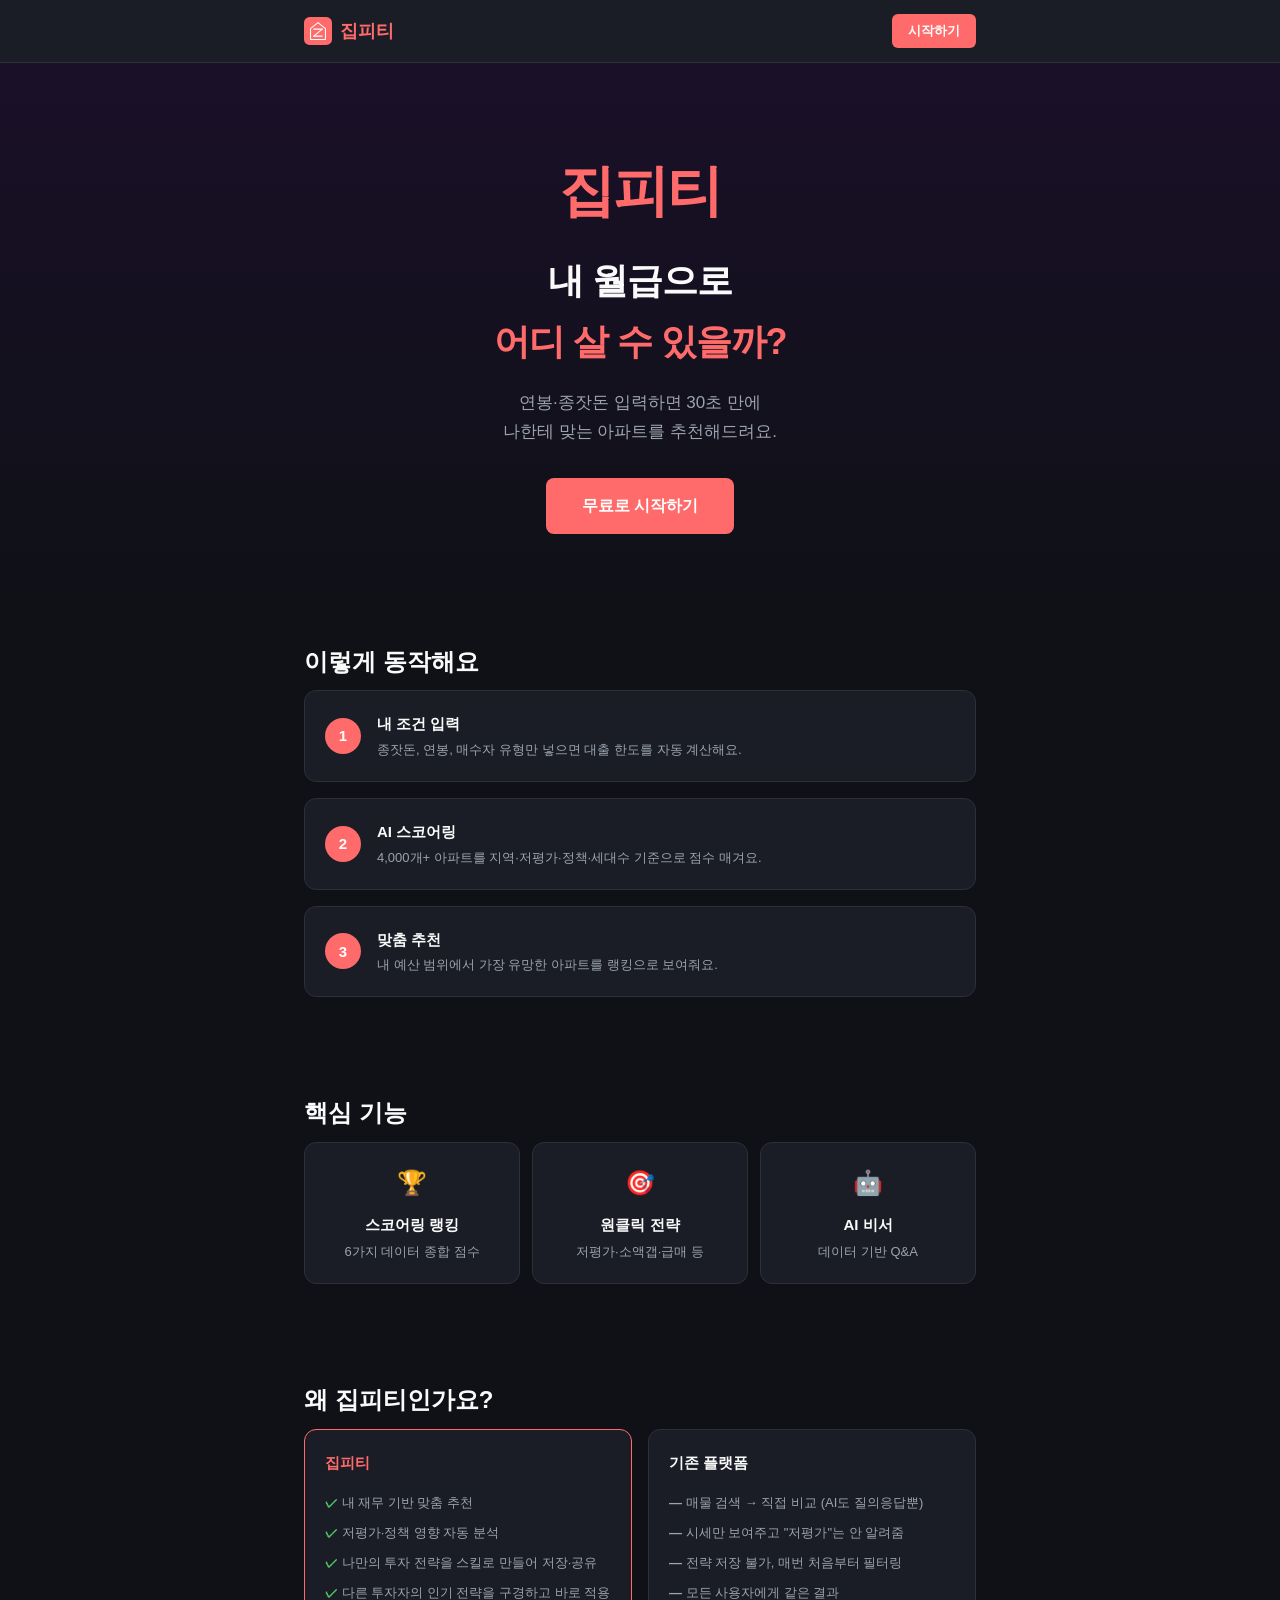
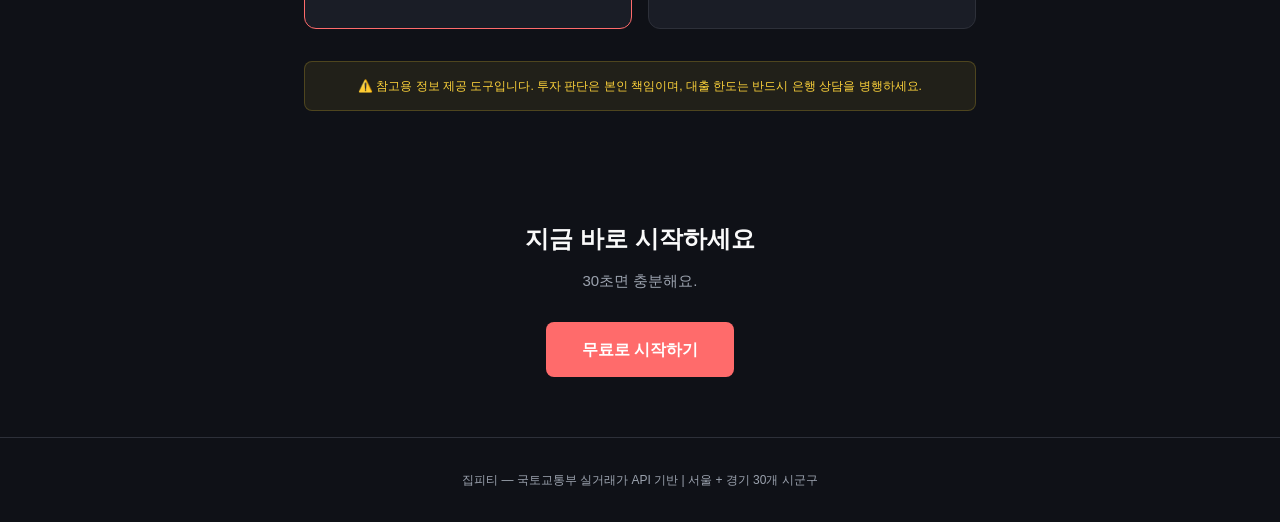
<file: index.html>
<!DOCTYPE html>
<html lang="ko">
<head>
    <meta charset="UTF-8">
    <meta name="viewport" content="width=device-width, initial-scale=1.0">
    <title>집피티 — 내 월급으로 어디 살 수 있을까?</title>
    <style>
        :root {
            --primary: #FF6B6B;
            --primary-dark: #E85555;
            --bg: #0F1117;
            --bg-card: #1A1D26;
            --text: #FAFAFA;
            --text-muted: #9CA3AF;
            --accent-green: #51CF66;
            --border: #2D3039;
        }
        * { margin: 0; padding: 0; box-sizing: border-box; }
        body {
            font-family: -apple-system, 'Pretendard', 'Noto Sans KR', sans-serif;
            background: var(--bg);
            color: var(--text);
            line-height: 1.7;
        }
        .container { max-width: 720px; margin: 0 auto; padding: 0 24px; }

        /* Hero */
        .hero {
            text-align: center;
            padding: 80px 0 60px;
            background: linear-gradient(180deg, #1a1028 0%, var(--bg) 100%);
        }
        .hero h1 {
            font-size: 36px;
            font-weight: 800;
            margin-bottom: 16px;
            letter-spacing: -1px;
        }
        .hero h1 span { color: var(--primary); }
        .hero p {
            font-size: 17px;
            color: var(--text-muted);
            margin-bottom: 32px;
        }
        .cta-btn {
            display: inline-block;
            background: var(--primary);
            color: #fff;
            padding: 14px 36px;
            border-radius: 8px;
            text-decoration: none;
            font-weight: 700;
            font-size: 16px;
            transition: background 0.2s;
        }
        .cta-btn:hover { background: var(--primary-dark); }

        /* Section */
        section { padding: 48px 0; }
        section h2 {
            font-size: 24px;
            font-weight: 800;
            margin-bottom: 8px;
        }
        section .subtitle {
            color: var(--text-muted);
            font-size: 15px;
            margin-bottom: 28px;
        }

        /* Steps */
        .steps {
            display: flex;
            flex-direction: column;
            gap: 16px;
        }
        .step {
            display: flex;
            align-items: center;
            gap: 16px;
            background: var(--bg-card);
            border: 1px solid var(--border);
            border-radius: 12px;
            padding: 20px;
        }
        .step-num {
            min-width: 36px;
            height: 36px;
            background: var(--primary);
            color: #fff;
            border-radius: 50%;
            display: flex;
            align-items: center;
            justify-content: center;
            font-weight: 800;
            font-size: 15px;
        }
        .step-text h3 { font-size: 15px; font-weight: 700; margin-bottom: 2px; }
        .step-text p { font-size: 13px; color: var(--text-muted); }

        /* Cards */
        .card-grid {
            display: grid;
            grid-template-columns: repeat(auto-fit, minmax(200px, 1fr));
            gap: 12px;
        }
        .card {
            background: var(--bg-card);
            border: 1px solid var(--border);
            border-radius: 12px;
            padding: 20px;
            text-align: center;
        }
        .card .icon { font-size: 24px; margin-bottom: 8px; }
        .card h3 { font-size: 15px; font-weight: 700; margin-bottom: 4px; }
        .card p { font-size: 13px; color: var(--text-muted); }

        /* Compare */
        .compare {
            display: grid;
            grid-template-columns: 1fr 1fr;
            gap: 16px;
        }
        .compare-box {
            background: var(--bg-card);
            border: 1px solid var(--border);
            border-radius: 12px;
            padding: 20px;
        }
        .compare-box.ours { border-color: var(--primary); }
        .compare-box h3 { font-size: 15px; font-weight: 700; margin-bottom: 12px; }
        .compare-box ul { list-style: none; padding: 0; }
        .compare-box li { padding: 4px 0; font-size: 13px; color: var(--text-muted); }
        .compare-box li::before { content: "✓ "; color: var(--accent-green); font-weight: 700; }
        .compare-box.others li::before { content: "— "; color: var(--text-muted); }

        /* Disclaimer */
        .disclaimer {
            background: rgba(255, 215, 59, 0.08);
            border: 1px solid rgba(255, 215, 59, 0.2);
            border-radius: 8px;
            padding: 14px 18px;
            font-size: 12px;
            color: #FFD43B;
            margin-top: 32px;
            text-align: center;
        }

        /* Footer */
        footer {
            text-align: center;
            padding: 32px 0;
            border-top: 1px solid var(--border);
            color: var(--text-muted);
            font-size: 12px;
        }

        /* Nav */
        nav {
            background: var(--bg-card);
            border-bottom: 1px solid var(--border);
            padding: 14px 0;
            position: sticky;
            top: 0;
            z-index: 100;
        }
        nav .container {
            display: flex;
            align-items: center;
            max-width: 720px;
        }
        nav .logo {
            font-size: 18px;
            font-weight: 800;
            color: var(--primary);
            text-decoration: none;
        }
        nav .spacer { flex: 1; }
        nav .cta-sm {
            background: var(--primary);
            color: #fff;
            padding: 6px 16px;
            border-radius: 6px;
            font-weight: 600;
            font-size: 13px;
            text-decoration: none;
        }
        nav .cta-sm:hover { background: var(--primary-dark); }

        @media (max-width: 768px) {
            .container { padding: 0 16px; }
            .hero { padding: 48px 0 40px; }
            .hero h1 { font-size: 28px; }
            .hero .hero-logo { font-size: 48px !important; }
            .compare { grid-template-columns: 1fr; }
            .card-grid { grid-template-columns: 1fr 1fr; }
            * { word-break: keep-all; }
        }
    </style>
</head>
<body>

<nav>
    <div class="container">
        <a href="index.html" class="logo" style="display:flex;align-items:center;gap:8px;">
            <svg width="28" height="28" viewBox="0 0 120 120"><rect width="120" height="120" rx="24" fill="#FF6B6B"/><path d="M60 24 L92 50 L92 96 L28 96 L28 50 Z" fill="none" stroke="#fff" stroke-width="4.5" stroke-linejoin="round"/><line x1="42" y1="52" x2="78" y2="52" stroke="#fff" stroke-width="4.5" stroke-linecap="round"/><line x1="78" y1="52" x2="42" y2="82" stroke="#fff" stroke-width="4.5" stroke-linecap="round"/><line x1="42" y1="82" x2="78" y2="82" stroke="#fff" stroke-width="4.5" stroke-linecap="round"/></svg>
            집피티
        </a>
        <span class="spacer"></span>
        <a href="https://my-zpt.streamlit.app" class="cta-sm">시작하기</a>
    </div>
</nav>

<!-- Hero -->
<div class="hero">
    <div class="container">
        <div class="hero-logo" style="font-size:56px;font-weight:900;color:var(--primary);margin-bottom:12px;letter-spacing:-2px;">집피티</div>
        <h1>내 월급으로<br><span>어디 살 수 있을까?</span></h1>
        <p>연봉·종잣돈 입력하면 30초 만에<br>나한테 맞는 아파트를 추천해드려요.</p>
        <a href="https://my-zpt.streamlit.app" class="cta-btn">무료로 시작하기</a>
    </div>
</div>

<!-- 사용법 -->
<section>
    <div class="container">
        <h2>이렇게 동작해요</h2>
        <div class="steps">
            <div class="step">
                <div class="step-num">1</div>
                <div class="step-text">
                    <h3>내 조건 입력</h3>
                    <p>종잣돈, 연봉, 매수자 유형만 넣으면 대출 한도를 자동 계산해요.</p>
                </div>
            </div>
            <div class="step">
                <div class="step-num">2</div>
                <div class="step-text">
                    <h3>AI 스코어링</h3>
                    <p>4,000개+ 아파트를 지역·저평가·정책·세대수 기준으로 점수 매겨요.</p>
                </div>
            </div>
            <div class="step">
                <div class="step-num">3</div>
                <div class="step-text">
                    <h3>맞춤 추천</h3>
                    <p>내 예산 범위에서 가장 유망한 아파트를 랭킹으로 보여줘요.</p>
                </div>
            </div>
        </div>
    </div>
</section>

<!-- 핵심 기능 -->
<section>
    <div class="container">
        <h2>핵심 기능</h2>
        <div class="card-grid">
            <div class="card">
                <div class="icon">🏆</div>
                <h3>스코어링 랭킹</h3>
                <p>6가지 데이터 종합 점수</p>
            </div>
            <div class="card">
                <div class="icon">🎯</div>
                <h3>원클릭 전략</h3>
                <p>저평가·소액갭·급매 등</p>
            </div>
            <div class="card">
                <div class="icon">🤖</div>
                <h3>AI 비서</h3>
                <p>데이터 기반 Q&A</p>
            </div>
        </div>
    </div>
</section>

<!-- 차별점 -->
<section>
    <div class="container">
        <h2>왜 집피티인가요?</h2>
        <div class="compare">
            <div class="compare-box ours">
                <h3 style="color: var(--primary);">집피티</h3>
                <ul>
                    <li>내 재무 기반 맞춤 추천</li>
                    <li>저평가·정책 영향 자동 분석</li>
                    <li>나만의 투자 전략을 스킬로 만들어 저장·공유</li>
                    <li>다른 투자자의 인기 전략을 구경하고 바로 적용</li>
                </ul>
            </div>
            <div class="compare-box others">
                <h3>기존 플랫폼</h3>
                <ul>
                    <li>매물 검색 → 직접 비교 (AI도 질의응답뿐)</li>
                    <li>시세만 보여주고 "저평가"는 안 알려줌</li>
                    <li>전략 저장 불가, 매번 처음부터 필터링</li>
                    <li>모든 사용자에게 같은 결과</li>
                </ul>
            </div>
        </div>
        <div class="disclaimer">
            ⚠️ 참고용 정보 제공 도구입니다. 투자 판단은 본인 책임이며, 대출 한도는 반드시 은행 상담을 병행하세요.
        </div>
    </div>
</section>

<!-- CTA -->
<section style="text-align: center; padding: 60px 0;">
    <div class="container">
        <h2>지금 바로 시작하세요</h2>
        <p class="subtitle">30초면 충분해요.</p>
        <a href="https://my-zpt.streamlit.app" class="cta-btn">무료로 시작하기</a>
    </div>
</section>

<footer>
    <div class="container">
        <p>집피티 — 국토교통부 실거래가 API 기반 | 서울 + 경기 30개 시군구</p>
    </div>
</footer>

</body>
</html>
</file>
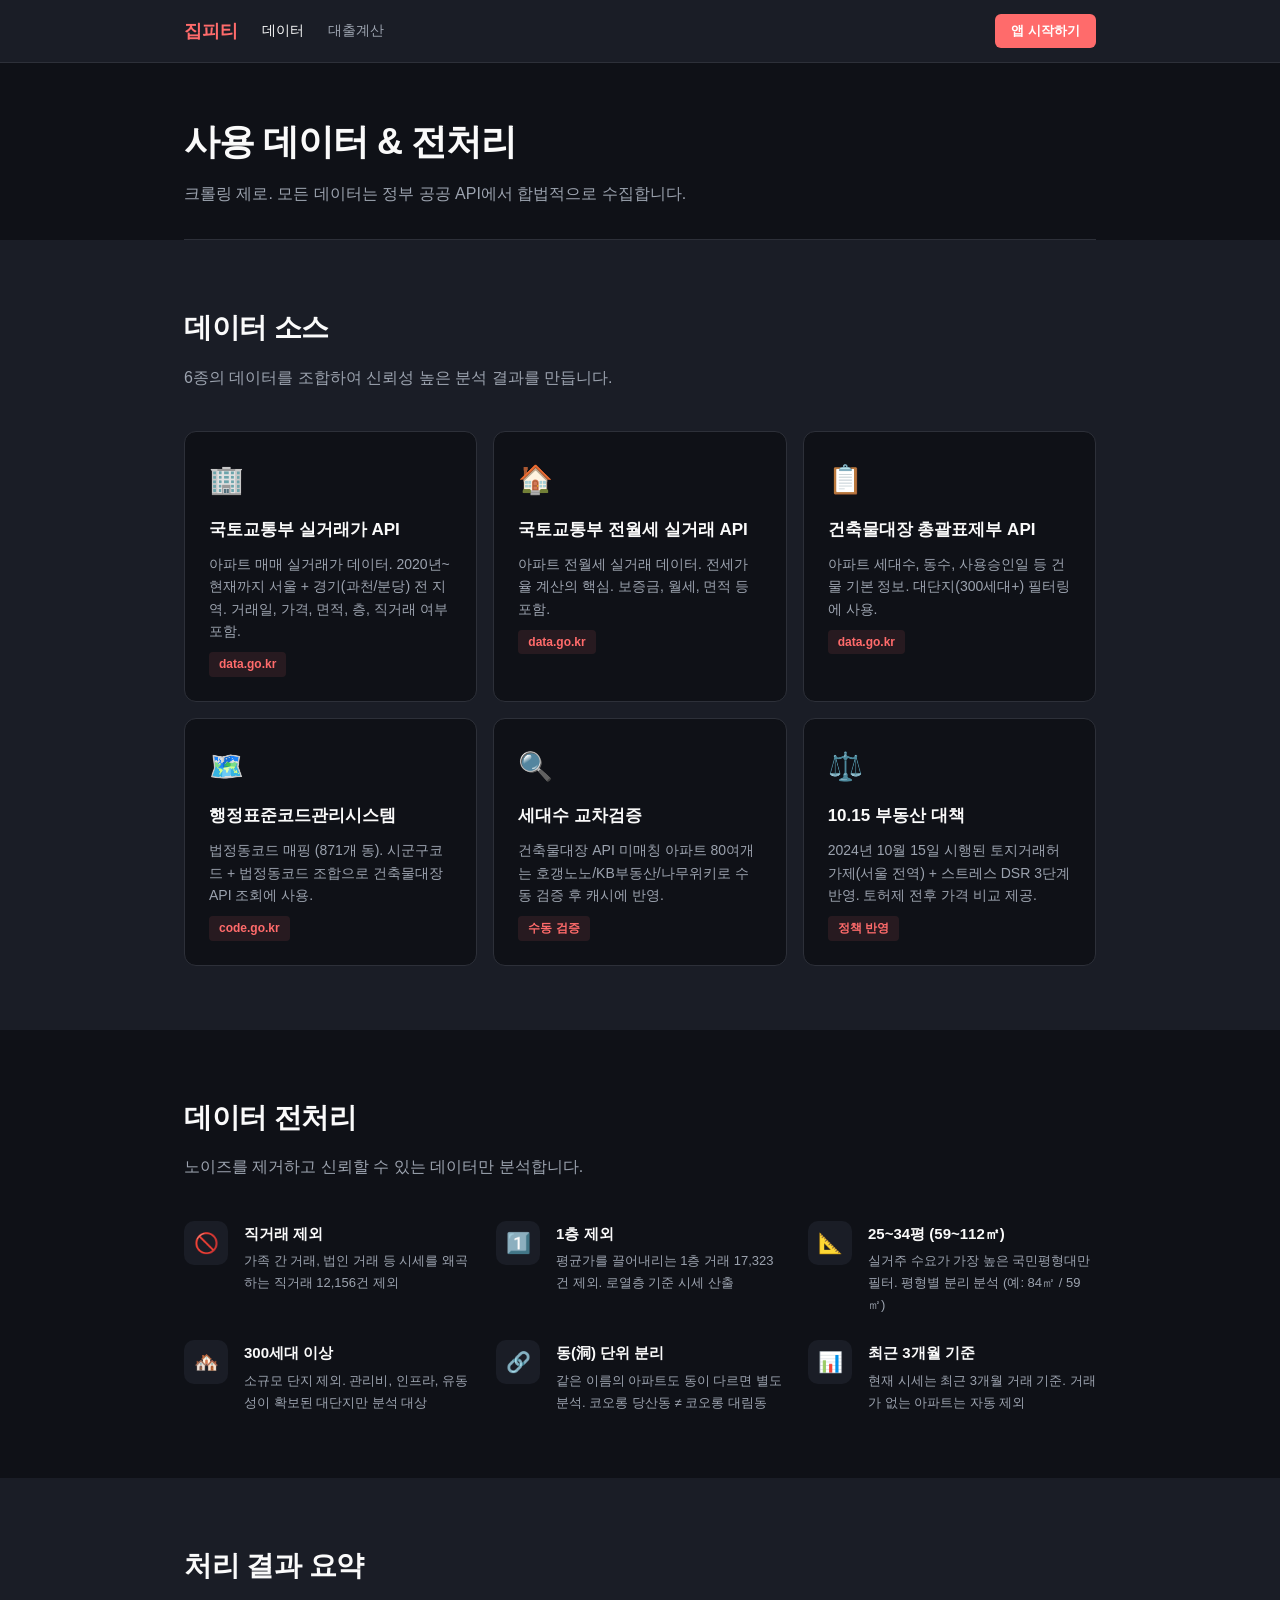
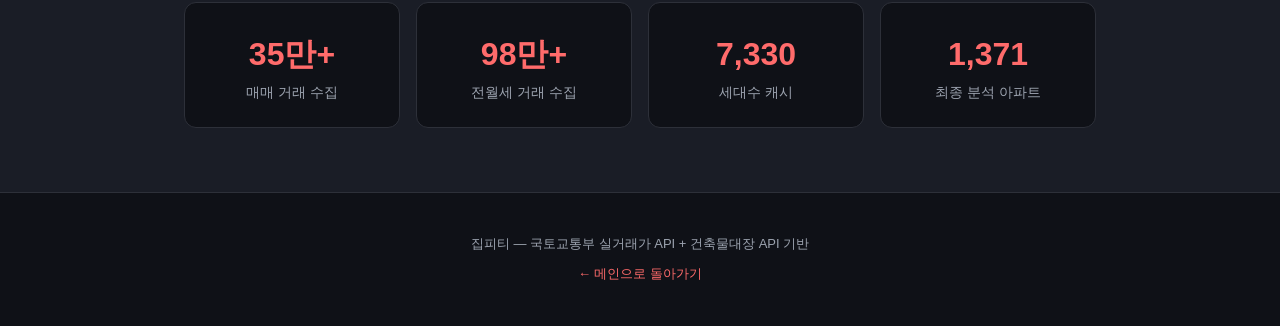
<file: data.html>
<!DOCTYPE html>
<html lang="ko">
<head>
    <meta charset="UTF-8">
    <meta name="viewport" content="width=device-width, initial-scale=1.0">
    <title>집피티 — 사용 데이터 & 전처리</title>
    <style>
        :root {
            --primary: #FF6B6B;
            --primary-dark: #E85555;
            --bg: #0F1117;
            --bg-card: #1A1D26;
            --text: #FAFAFA;
            --text-muted: #9CA3AF;
            --accent-green: #51CF66;
            --accent-yellow: #FFD43B;
            --border: #2D3039;
        }
        * { margin: 0; padding: 0; box-sizing: border-box; }
        body {
            font-family: -apple-system, 'Pretendard', 'Noto Sans KR', sans-serif;
            background: var(--bg);
            color: var(--text);
            line-height: 1.7;
        }
        .container { max-width: 960px; margin: 0 auto; padding: 0 24px; }

        /* Nav */
        nav {
            background: var(--bg-card);
            border-bottom: 1px solid var(--border);
            padding: 14px 0;
            position: sticky;
            top: 0;
            z-index: 100;
        }
        nav .container {
            display: flex;
            align-items: center;
            gap: 24px;
        }
        nav .logo {
            font-size: 18px;
            font-weight: 800;
            color: var(--primary);
            text-decoration: none;
        }
        nav a {
            color: var(--text-muted);
            text-decoration: none;
            font-size: 14px;
            font-weight: 500;
            transition: color 0.2s;
        }
        nav a:hover, nav a.active { color: var(--text); }
        nav .spacer { flex: 1; }
        nav .cta-sm {
            background: var(--primary);
            color: #fff;
            padding: 6px 16px;
            border-radius: 6px;
            font-weight: 600;
            font-size: 13px;
        }
        nav .cta-sm:hover { background: var(--primary-dark); color: #fff; }

        /* Section */
        section { padding: 64px 0; }
        section h2 {
            font-size: 28px;
            font-weight: 800;
            margin-bottom: 12px;
            letter-spacing: -0.5px;
        }
        section .subtitle {
            color: var(--text-muted);
            font-size: 16px;
            margin-bottom: 40px;
        }

        /* Page header */
        .page-header {
            padding: 48px 0 32px;
            border-bottom: 1px solid var(--border);
        }
        .page-header h1 {
            font-size: 36px;
            font-weight: 800;
            letter-spacing: -1px;
        }
        .page-header p {
            color: var(--text-muted);
            font-size: 16px;
            margin-top: 8px;
        }

        /* Data cards */
        .data-grid {
            display: grid;
            grid-template-columns: repeat(auto-fit, minmax(280px, 1fr));
            gap: 16px;
        }
        .data-card {
            background: var(--bg-card);
            border: 1px solid var(--border);
            border-radius: 12px;
            padding: 24px;
            transition: border-color 0.2s;
        }
        .data-card:hover { border-color: var(--primary); }
        .data-card .icon { font-size: 28px; margin-bottom: 12px; }
        .data-card h3 { font-size: 17px; font-weight: 700; margin-bottom: 8px; }
        .data-card p { font-size: 14px; color: var(--text-muted); line-height: 1.6; }
        .data-card .tag {
            display: inline-block;
            background: rgba(255, 107, 107, 0.1);
            color: var(--primary);
            padding: 2px 10px;
            border-radius: 4px;
            font-size: 12px;
            font-weight: 600;
            margin-top: 10px;
        }

        /* Features */
        .features {
            display: grid;
            grid-template-columns: repeat(auto-fit, minmax(280px, 1fr));
            gap: 24px;
        }
        .feature {
            display: flex;
            gap: 16px;
            align-items: flex-start;
        }
        .feature .icon-circle {
            width: 44px;
            height: 44px;
            min-width: 44px;
            background: var(--bg-card);
            border-radius: 10px;
            display: flex;
            align-items: center;
            justify-content: center;
            font-size: 20px;
        }
        .feature h3 { font-size: 15px; font-weight: 700; margin-bottom: 4px; }
        .feature p { font-size: 13px; color: var(--text-muted); }

        /* Pipeline */
        .pipeline {
            display: flex;
            align-items: center;
            gap: 12px;
            flex-wrap: wrap;
            margin: 32px 0;
            padding: 24px;
            background: var(--bg-card);
            border-radius: 12px;
            border: 1px solid var(--border);
        }
        .pipeline-step {
            background: rgba(255, 107, 107, 0.1);
            color: var(--primary);
            padding: 8px 16px;
            border-radius: 8px;
            font-size: 14px;
            font-weight: 600;
            white-space: nowrap;
        }
        .pipeline-arrow { color: var(--text-muted); font-size: 18px; }

        /* Footer */
        footer {
            text-align: center;
            padding: 40px 0;
            border-top: 1px solid var(--border);
            color: var(--text-muted);
            font-size: 13px;
        }

        @media (max-width: 768px) {
            .container { padding: 0 16px; }
            .page-header { padding: 32px 0 24px; }
            .page-header h1 { font-size: 28px; }
            section h2 { font-size: 22px; }
            .data-grid { grid-template-columns: 1fr; }
            .features { grid-template-columns: 1fr; }
            nav .container { gap: 16px; flex-wrap: wrap; }
            .pipeline { flex-direction: column; align-items: flex-start; }
            .pipeline-arrow { transform: rotate(90deg); }
            * { word-break: keep-all; }
        }
    </style>
</head>
<body>

<nav>
    <div class="container">
        <a href="index.html" class="logo">집피티</a>
        <a href="data.html" class="active">데이터</a>
        <a href="loan.html">대출계산</a>
        <span class="spacer"></span>
        <a href="https://my-zpt.streamlit.app" class="cta-sm">앱 시작하기</a>
    </div>
</nav>

<div class="container">
    <div class="page-header">
        <h1>사용 데이터 & 전처리</h1>
        <p>크롤링 제로. 모든 데이터는 정부 공공 API에서 합법적으로 수집합니다.</p>
    </div>
</div>

<!-- 데이터 소스 -->
<section style="background: var(--bg-card);">
    <div class="container">
        <h2>데이터 소스</h2>
        <p class="subtitle">6종의 데이터를 조합하여 신뢰성 높은 분석 결과를 만듭니다.</p>
        <div class="data-grid">
            <div class="data-card" style="background: var(--bg);">
                <div class="icon">🏢</div>
                <h3>국토교통부 실거래가 API</h3>
                <p>아파트 매매 실거래가 데이터. 2020년~현재까지 서울 + 경기(과천/분당) 전 지역. 거래일, 가격, 면적, 층, 직거래 여부 포함.</p>
                <span class="tag">data.go.kr</span>
            </div>
            <div class="data-card" style="background: var(--bg);">
                <div class="icon">🏠</div>
                <h3>국토교통부 전월세 실거래 API</h3>
                <p>아파트 전월세 실거래 데이터. 전세가율 계산의 핵심. 보증금, 월세, 면적 등 포함.</p>
                <span class="tag">data.go.kr</span>
            </div>
            <div class="data-card" style="background: var(--bg);">
                <div class="icon">📋</div>
                <h3>건축물대장 총괄표제부 API</h3>
                <p>아파트 세대수, 동수, 사용승인일 등 건물 기본 정보. 대단지(300세대+) 필터링에 사용.</p>
                <span class="tag">data.go.kr</span>
            </div>
            <div class="data-card" style="background: var(--bg);">
                <div class="icon">🗺️</div>
                <h3>행정표준코드관리시스템</h3>
                <p>법정동코드 매핑 (871개 동). 시군구코드 + 법정동코드 조합으로 건축물대장 API 조회에 사용.</p>
                <span class="tag">code.go.kr</span>
            </div>
            <div class="data-card" style="background: var(--bg);">
                <div class="icon">🔍</div>
                <h3>세대수 교차검증</h3>
                <p>건축물대장 API 미매칭 아파트 80여개는 호갱노노/KB부동산/나무위키로 수동 검증 후 캐시에 반영.</p>
                <span class="tag">수동 검증</span>
            </div>
            <div class="data-card" style="background: var(--bg);">
                <div class="icon">⚖️</div>
                <h3>10.15 부동산 대책</h3>
                <p>2024년 10월 15일 시행된 토지거래허가제(서울 전역) + 스트레스 DSR 3단계 반영. 토허제 전후 가격 비교 제공.</p>
                <span class="tag">정책 반영</span>
            </div>
        </div>
    </div>
</section>

<!-- 전처리 -->
<section>
    <div class="container">
        <h2>데이터 전처리</h2>
        <p class="subtitle">노이즈를 제거하고 신뢰할 수 있는 데이터만 분석합니다.</p>
        <div class="features">
            <div class="feature">
                <div class="icon-circle">🚫</div>
                <div>
                    <h3>직거래 제외</h3>
                    <p>가족 간 거래, 법인 거래 등 시세를 왜곡하는 직거래 12,156건 제외</p>
                </div>
            </div>
            <div class="feature">
                <div class="icon-circle">1️⃣</div>
                <div>
                    <h3>1층 제외</h3>
                    <p>평균가를 끌어내리는 1층 거래 17,323건 제외. 로열층 기준 시세 산출</p>
                </div>
            </div>
            <div class="feature">
                <div class="icon-circle">📐</div>
                <div>
                    <h3>25~34평 (59~112㎡)</h3>
                    <p>실거주 수요가 가장 높은 국민평형대만 필터. 평형별 분리 분석 (예: 84㎡ / 59㎡)</p>
                </div>
            </div>
            <div class="feature">
                <div class="icon-circle">🏘️</div>
                <div>
                    <h3>300세대 이상</h3>
                    <p>소규모 단지 제외. 관리비, 인프라, 유동성이 확보된 대단지만 분석 대상</p>
                </div>
            </div>
            <div class="feature">
                <div class="icon-circle">🔗</div>
                <div>
                    <h3>동(洞) 단위 분리</h3>
                    <p>같은 이름의 아파트도 동이 다르면 별도 분석. 코오롱 당산동 ≠ 코오롱 대림동</p>
                </div>
            </div>
            <div class="feature">
                <div class="icon-circle">📊</div>
                <div>
                    <h3>최근 3개월 기준</h3>
                    <p>현재 시세는 최근 3개월 거래 기준. 거래가 없는 아파트는 자동 제외</p>
                </div>
            </div>
        </div>
    </div>
</section>

<!-- 수치 요약 -->
<section style="background: var(--bg-card);">
    <div class="container">
        <h2>처리 결과 요약</h2>
        <div class="data-grid" style="grid-template-columns: repeat(auto-fit, minmax(180px, 1fr));">
            <div class="data-card" style="background: var(--bg); text-align: center;">
                <div style="font-size: 32px; font-weight: 800; color: var(--primary);">35만+</div>
                <p>매매 거래 수집</p>
            </div>
            <div class="data-card" style="background: var(--bg); text-align: center;">
                <div style="font-size: 32px; font-weight: 800; color: var(--primary);">98만+</div>
                <p>전월세 거래 수집</p>
            </div>
            <div class="data-card" style="background: var(--bg); text-align: center;">
                <div style="font-size: 32px; font-weight: 800; color: var(--primary);">7,330</div>
                <p>세대수 캐시</p>
            </div>
            <div class="data-card" style="background: var(--bg); text-align: center;">
                <div style="font-size: 32px; font-weight: 800; color: var(--primary);">1,371</div>
                <p>최종 분석 아파트</p>
            </div>
        </div>
    </div>
</section>

<footer>
    <div class="container">
        <p>집피티 — 국토교통부 실거래가 API + 건축물대장 API 기반</p>
        <p style="margin-top: 8px;"><a href="index.html" style="color: var(--primary); text-decoration: none;">← 메인으로 돌아가기</a></p>
    </div>
</footer>

</body>
</html>
</file>
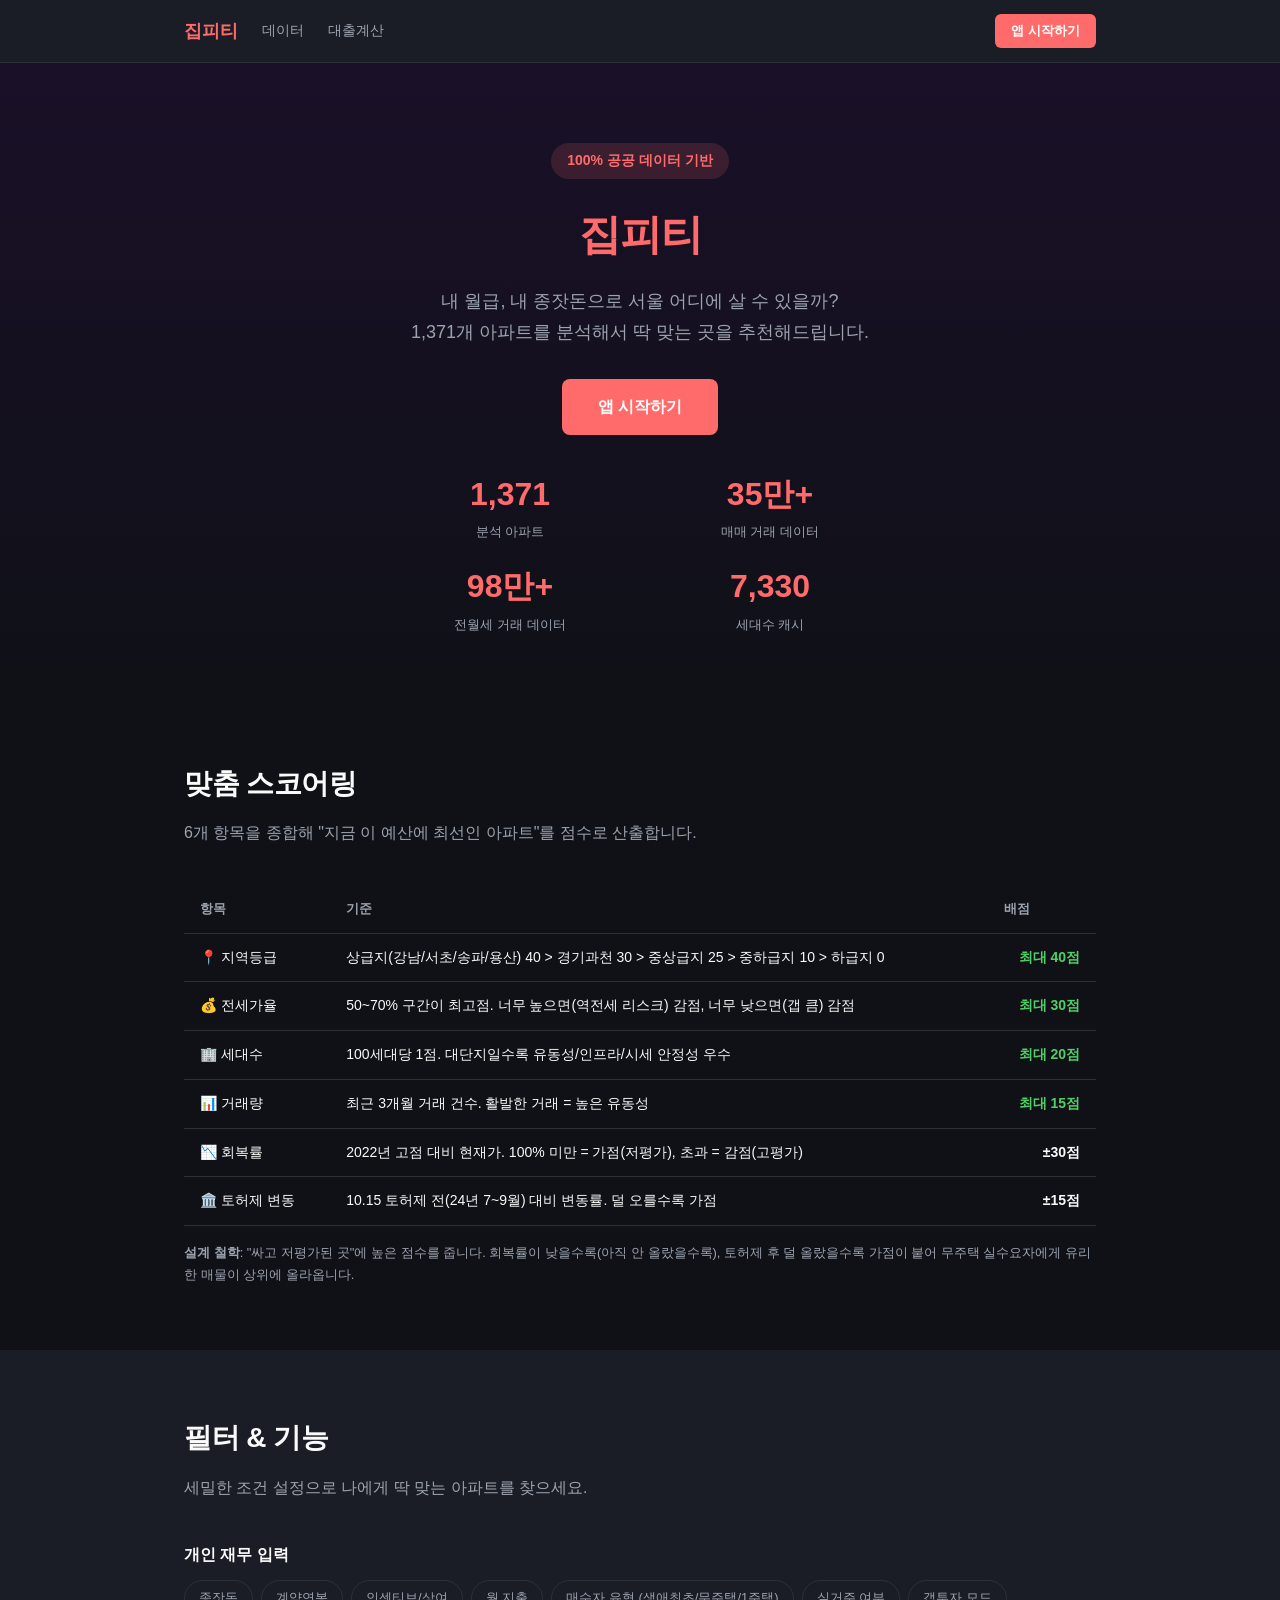
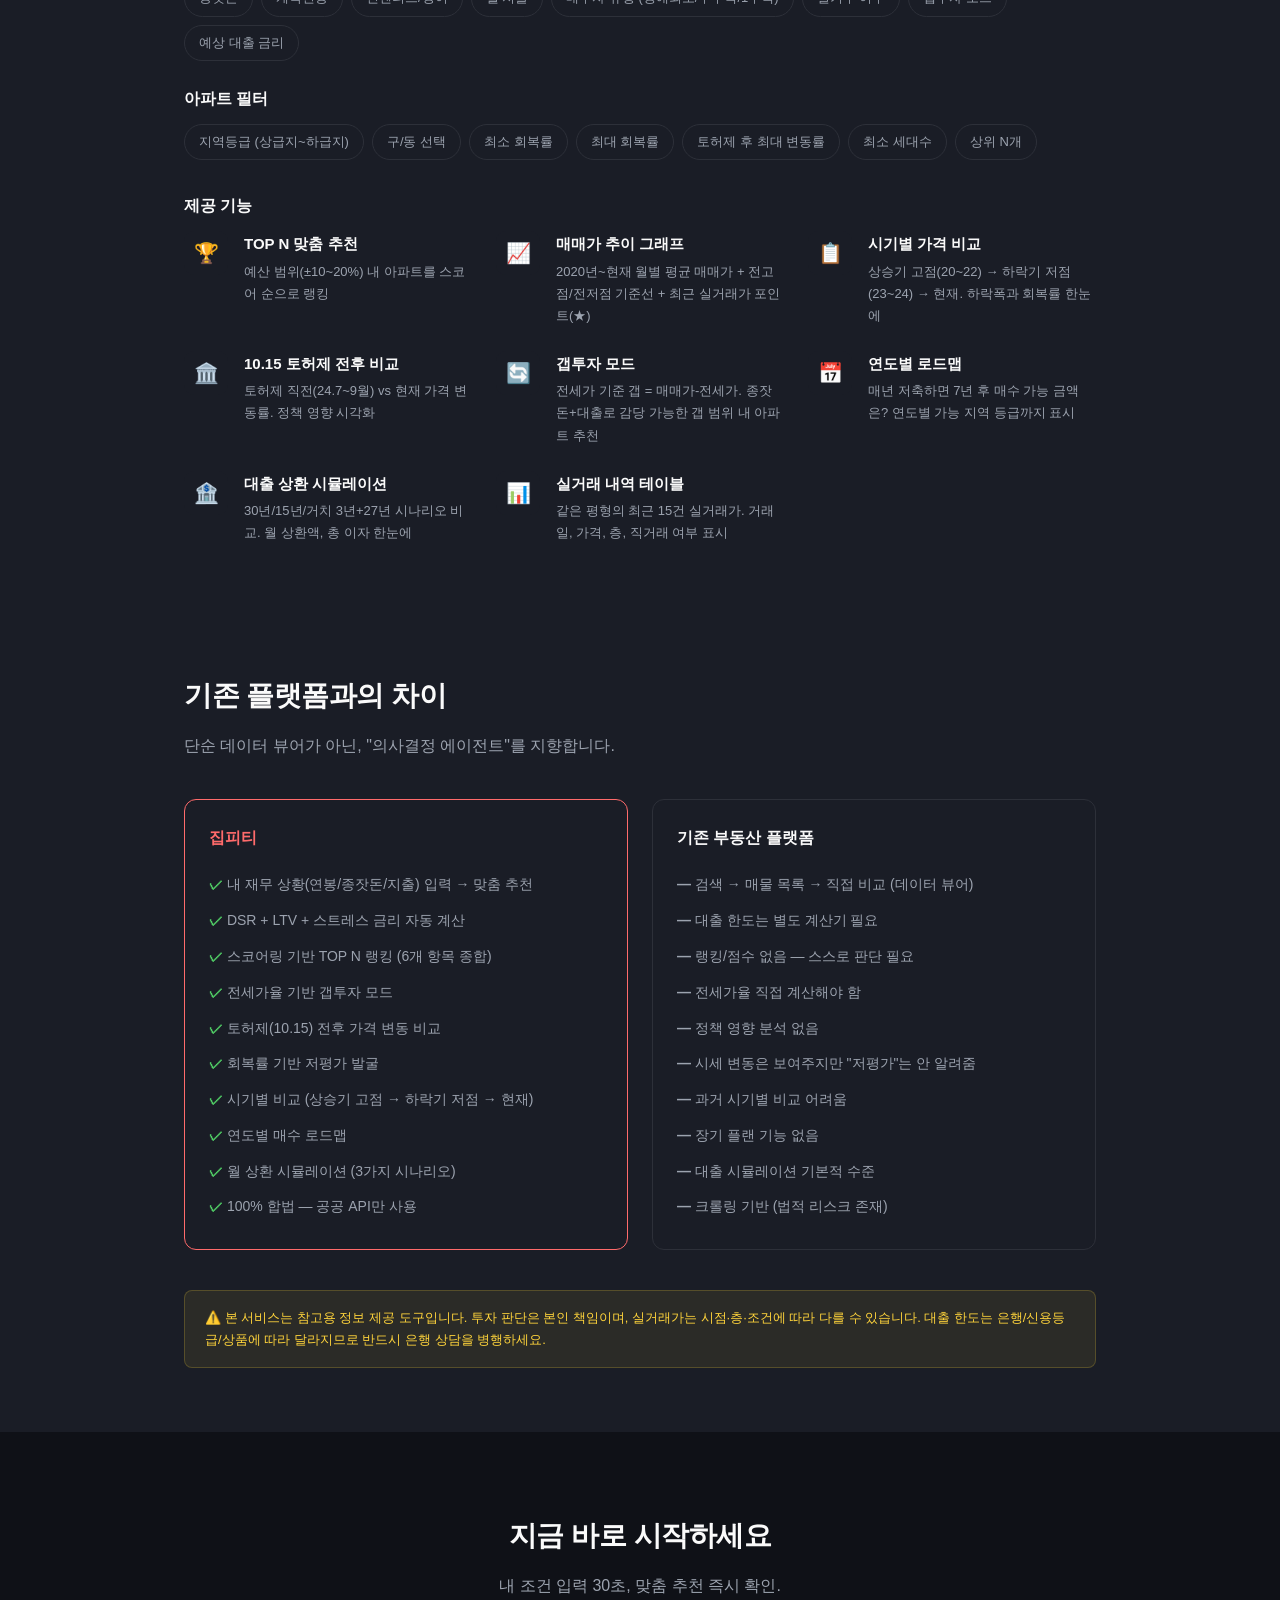
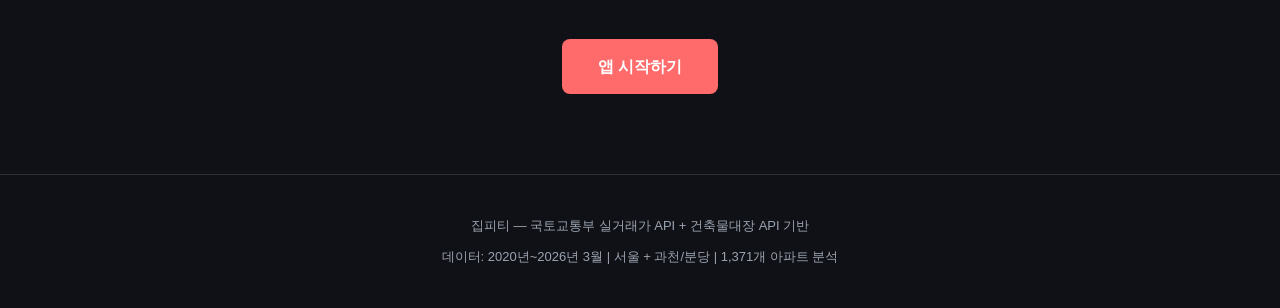
<file: landing.html>
<!DOCTYPE html>
<html lang="ko">
<head>
    <meta charset="UTF-8">
    <meta name="viewport" content="width=device-width, initial-scale=1.0">
    <title>집피티 — 내 월급으로 어디 살 수 있을까?</title>
    <style>
        :root {
            --primary: #FF6B6B;
            --primary-dark: #E85555;
            --bg: #0F1117;
            --bg-card: #1A1D26;
            --bg-card-hover: #22252F;
            --text: #FAFAFA;
            --text-muted: #9CA3AF;
            --accent-blue: #4DABF7;
            --accent-green: #51CF66;
            --accent-yellow: #FFD43B;
            --border: #2D3039;
        }
        * { margin: 0; padding: 0; box-sizing: border-box; }
        body {
            font-family: -apple-system, 'Pretendard', 'Noto Sans KR', sans-serif;
            background: var(--bg);
            color: var(--text);
            line-height: 1.7;
        }
        .container { max-width: 960px; margin: 0 auto; padding: 0 24px; }

        /* Hero */
        .hero {
            text-align: center;
            padding: 80px 0 60px;
            background: linear-gradient(180deg, #1a1028 0%, var(--bg) 100%);
        }
        .hero-badge {
            display: inline-block;
            background: rgba(255, 107, 107, 0.15);
            color: var(--primary);
            padding: 6px 16px;
            border-radius: 20px;
            font-size: 14px;
            font-weight: 600;
            margin-bottom: 20px;
        }
        .hero h1 {
            font-size: 42px;
            font-weight: 800;
            margin-bottom: 16px;
            letter-spacing: -1px;
        }
        .hero h1 span { color: var(--primary); }
        .hero p {
            font-size: 18px;
            color: var(--text-muted);
            max-width: 600px;
            margin: 0 auto 32px;
        }
        .hero-stats {
            display: grid;
            grid-template-columns: repeat(2, 1fr);
            gap: 16px 40px;
            margin-top: 32px;
            max-width: 480px;
            margin-left: auto;
            margin-right: auto;
        }
        .hero-stat {
            text-align: center;
        }
        .hero-stat .num {
            font-size: 32px;
            font-weight: 800;
            color: var(--primary);
        }
        .hero-stat .label {
            font-size: 13px;
            color: var(--text-muted);
        }
        .cta-btn {
            display: inline-block;
            background: var(--primary);
            color: #fff;
            padding: 14px 36px;
            border-radius: 8px;
            text-decoration: none;
            font-weight: 700;
            font-size: 16px;
            transition: background 0.2s;
        }
        .cta-btn:hover { background: var(--primary-dark); }

        /* Section */
        section { padding: 64px 0; }
        section h2 {
            font-size: 28px;
            font-weight: 800;
            margin-bottom: 12px;
            letter-spacing: -0.5px;
        }
        section .subtitle {
            color: var(--text-muted);
            font-size: 16px;
            margin-bottom: 40px;
        }

        /* Data cards */
        .data-grid {
            display: grid;
            grid-template-columns: repeat(auto-fit, minmax(280px, 1fr));
            gap: 16px;
        }
        .data-card {
            background: var(--bg-card);
            border: 1px solid var(--border);
            border-radius: 12px;
            padding: 24px;
            transition: border-color 0.2s;
        }
        .data-card:hover { border-color: var(--primary); }
        .data-card .icon {
            font-size: 28px;
            margin-bottom: 12px;
        }
        .data-card h3 {
            font-size: 17px;
            font-weight: 700;
            margin-bottom: 8px;
        }
        .data-card p {
            font-size: 14px;
            color: var(--text-muted);
            line-height: 1.6;
        }
        .data-card .tag {
            display: inline-block;
            background: rgba(255, 107, 107, 0.1);
            color: var(--primary);
            padding: 2px 10px;
            border-radius: 4px;
            font-size: 12px;
            font-weight: 600;
            margin-top: 10px;
        }

        /* Score breakdown */
        .score-table {
            width: 100%;
            border-collapse: collapse;
            margin-top: 16px;
        }
        .score-table th, .score-table td {
            padding: 12px 16px;
            text-align: left;
            border-bottom: 1px solid var(--border);
            font-size: 14px;
        }
        .score-table th {
            color: var(--text-muted);
            font-weight: 600;
            font-size: 13px;
            text-transform: uppercase;
        }
        .score-table td:last-child { text-align: right; font-weight: 600; }
        .score-table .positive { color: var(--accent-green); }
        .score-table .negative { color: var(--primary); }

        /* Feature list */
        .features {
            display: grid;
            grid-template-columns: repeat(auto-fit, minmax(280px, 1fr));
            gap: 24px;
        }
        .feature {
            display: flex;
            gap: 16px;
            align-items: flex-start;
        }
        .feature .icon-circle {
            width: 44px;
            height: 44px;
            min-width: 44px;
            background: var(--bg-card);
            border-radius: 10px;
            display: flex;
            align-items: center;
            justify-content: center;
            font-size: 20px;
        }
        .feature h3 { font-size: 15px; font-weight: 700; margin-bottom: 4px; }
        .feature p { font-size: 13px; color: var(--text-muted); }

        /* Comparison */
        .compare-grid {
            display: grid;
            grid-template-columns: 1fr 1fr;
            gap: 24px;
        }
        .compare-card {
            background: var(--bg-card);
            border: 1px solid var(--border);
            border-radius: 12px;
            padding: 24px;
        }
        .compare-card.ours { border-color: var(--primary); }
        .compare-card h3 {
            font-size: 16px;
            font-weight: 700;
            margin-bottom: 16px;
        }
        .compare-card ul {
            list-style: none;
            padding: 0;
        }
        .compare-card li {
            padding: 6px 0;
            font-size: 14px;
            color: var(--text-muted);
        }
        .compare-card li::before {
            content: "✓ ";
            color: var(--accent-green);
            font-weight: 700;
        }
        .compare-card.others li::before {
            content: "— ";
            color: var(--text-muted);
        }

        /* Filter pills */
        .pill-group {
            display: flex;
            flex-wrap: wrap;
            gap: 8px;
            margin-top: 12px;
        }
        .pill {
            background: var(--bg-card);
            border: 1px solid var(--border);
            border-radius: 20px;
            padding: 6px 14px;
            font-size: 13px;
            color: var(--text-muted);
        }

        /* Footer */
        footer {
            text-align: center;
            padding: 40px 0;
            border-top: 1px solid var(--border);
            color: var(--text-muted);
            font-size: 13px;
        }

        /* Disclaimer */
        .disclaimer {
            background: rgba(255, 215, 59, 0.08);
            border: 1px solid rgba(255, 215, 59, 0.2);
            border-radius: 8px;
            padding: 16px 20px;
            font-size: 13px;
            color: var(--accent-yellow);
            margin-top: 40px;
        }

        /* Nav */
        nav {
            background: var(--bg-card);
            border-bottom: 1px solid var(--border);
            padding: 14px 0;
            position: sticky;
            top: 0;
            z-index: 100;
        }
        nav .container {
            display: flex;
            align-items: center;
            gap: 24px;
        }
        nav .logo {
            font-size: 18px;
            font-weight: 800;
            color: var(--primary);
            text-decoration: none;
        }
        nav a {
            color: var(--text-muted);
            text-decoration: none;
            font-size: 14px;
            font-weight: 500;
            transition: color 0.2s;
        }
        nav a:hover { color: var(--text); }
        nav .spacer { flex: 1; }
        nav .cta-sm {
            background: var(--primary);
            color: #fff;
            padding: 6px 16px;
            border-radius: 6px;
            font-weight: 600;
            font-size: 13px;
        }
        nav .cta-sm:hover { background: var(--primary-dark); color: #fff; }

        @media (max-width: 768px) {
            .container { padding: 0 16px; }
            .hero { padding: 48px 0 40px; }
            .hero h1 { font-size: 32px; }
            .hero p { font-size: 16px; max-width: 100%; padding: 0 8px; word-break: keep-all; }
            .hero-stats { gap: 12px 24px; max-width: 100%; }
            .hero-stat .num { font-size: 24px; }
            .compare-grid { grid-template-columns: 1fr; }
            .data-grid { grid-template-columns: 1fr; }
            .features { grid-template-columns: 1fr; }
            section h2 { font-size: 22px; }
            .score-table th, .score-table td { padding: 8px 10px; font-size: 13px; }
            .cta-btn { padding: 12px 28px; font-size: 15px; }
            nav .container { gap: 16px; flex-wrap: wrap; }
            * { word-break: keep-all; }
        }
    </style>
</head>
<body>

<nav>
    <div class="container">
        <a href="index.html" class="logo">집피티</a>
        <a href="data.html">데이터</a>
        <a href="loan.html">대출계산</a>
        <span class="spacer"></span>
        <a href="https://my-zpt.streamlit.app" class="cta-sm">앱 시작하기</a>
    </div>
</nav>

<!-- Hero -->
<div class="hero">
    <div class="container">
        <div class="hero-badge">100% 공공 데이터 기반</div>
        <h1><span>집피티</span></h1>
        <p>내 월급, 내 종잣돈으로 서울 어디에 살 수 있을까?<br>
        1,371개 아파트를 분석해서 딱 맞는 곳을 추천해드립니다.</p>
        <a href="https://my-zpt.streamlit.app" class="cta-btn">앱 시작하기</a>
        <div class="hero-stats">
            <div class="hero-stat">
                <div class="num">1,371</div>
                <div class="label">분석 아파트</div>
            </div>
            <div class="hero-stat">
                <div class="num">35만+</div>
                <div class="label">매매 거래 데이터</div>
            </div>
            <div class="hero-stat">
                <div class="num">98만+</div>
                <div class="label">전월세 거래 데이터</div>
            </div>
            <div class="hero-stat">
                <div class="num">7,330</div>
                <div class="label">세대수 캐시</div>
            </div>
        </div>
    </div>
</div>

<!-- 스코어링 -->
<section>
    <div class="container">
        <h2>맞춤 스코어링</h2>
        <p class="subtitle">6개 항목을 종합해 "지금 이 예산에 최선인 아파트"를 점수로 산출합니다.</p>
        <table class="score-table">
            <thead>
                <tr>
                    <th>항목</th>
                    <th>기준</th>
                    <th>배점</th>
                </tr>
            </thead>
            <tbody>
                <tr>
                    <td>📍 지역등급</td>
                    <td>상급지(강남/서초/송파/용산) 40 &gt; 경기과천 30 &gt; 중상급지 25 &gt; 중하급지 10 &gt; 하급지 0</td>
                    <td class="positive">최대 40점</td>
                </tr>
                <tr>
                    <td>💰 전세가율</td>
                    <td>50~70% 구간이 최고점. 너무 높으면(역전세 리스크) 감점, 너무 낮으면(갭 큼) 감점</td>
                    <td class="positive">최대 30점</td>
                </tr>
                <tr>
                    <td>🏢 세대수</td>
                    <td>100세대당 1점. 대단지일수록 유동성/인프라/시세 안정성 우수</td>
                    <td class="positive">최대 20점</td>
                </tr>
                <tr>
                    <td>📊 거래량</td>
                    <td>최근 3개월 거래 건수. 활발한 거래 = 높은 유동성</td>
                    <td class="positive">최대 15점</td>
                </tr>
                <tr>
                    <td>📉 회복률</td>
                    <td>2022년 고점 대비 현재가. 100% 미만 = 가점(저평가), 초과 = 감점(고평가)</td>
                    <td>±30점</td>
                </tr>
                <tr>
                    <td>🏛️ 토허제 변동</td>
                    <td>10.15 토허제 전(24년 7~9월) 대비 변동률. 덜 오를수록 가점</td>
                    <td>±15점</td>
                </tr>
            </tbody>
        </table>
        <p style="color: var(--text-muted); font-size: 13px; margin-top: 16px;">
            <strong>설계 철학</strong>: "싸고 저평가된 곳"에 높은 점수를 줍니다.
            회복률이 낮을수록(아직 안 올랐을수록), 토허제 후 덜 올랐을수록 가점이 붙어
            무주택 실수요자에게 유리한 매물이 상위에 올라옵니다.
        </p>
    </div>
</section>

<!-- 필터 & 기능 -->
<section style="background: var(--bg-card);">
    <div class="container">
        <h2>필터 & 기능</h2>
        <p class="subtitle">세밀한 조건 설정으로 나에게 딱 맞는 아파트를 찾으세요.</p>

        <h3 style="font-size: 16px; margin-bottom: 12px;">개인 재무 입력</h3>
        <div class="pill-group">
            <span class="pill">종잣돈</span>
            <span class="pill">계약연봉</span>
            <span class="pill">인센티브/상여</span>
            <span class="pill">월 지출</span>
            <span class="pill">매수자 유형 (생애최초/무주택/1주택)</span>
            <span class="pill">실거주 여부</span>
            <span class="pill">갭투자 모드</span>
            <span class="pill">예상 대출 금리</span>
        </div>

        <h3 style="font-size: 16px; margin: 24px 0 12px;">아파트 필터</h3>
        <div class="pill-group">
            <span class="pill">지역등급 (상급지~하급지)</span>
            <span class="pill">구/동 선택</span>
            <span class="pill">최소 회복률</span>
            <span class="pill">최대 회복률</span>
            <span class="pill">토허제 후 최대 변동률</span>
            <span class="pill">최소 세대수</span>
            <span class="pill">상위 N개</span>
        </div>

        <h3 style="font-size: 16px; margin: 32px 0 12px;">제공 기능</h3>
        <div class="features" style="margin-top: 0;">
            <div class="feature">
                <div class="icon-circle">🏆</div>
                <div>
                    <h3>TOP N 맞춤 추천</h3>
                    <p>예산 범위(±10~20%) 내 아파트를 스코어 순으로 랭킹</p>
                </div>
            </div>
            <div class="feature">
                <div class="icon-circle">📈</div>
                <div>
                    <h3>매매가 추이 그래프</h3>
                    <p>2020년~현재 월별 평균 매매가 + 전고점/전저점 기준선 + 최근 실거래가 포인트(★)</p>
                </div>
            </div>
            <div class="feature">
                <div class="icon-circle">📋</div>
                <div>
                    <h3>시기별 가격 비교</h3>
                    <p>상승기 고점(20~22) → 하락기 저점(23~24) → 현재. 하락폭과 회복률 한눈에</p>
                </div>
            </div>
            <div class="feature">
                <div class="icon-circle">🏛️</div>
                <div>
                    <h3>10.15 토허제 전후 비교</h3>
                    <p>토허제 직전(24.7~9월) vs 현재 가격 변동률. 정책 영향 시각화</p>
                </div>
            </div>
            <div class="feature">
                <div class="icon-circle">🔄</div>
                <div>
                    <h3>갭투자 모드</h3>
                    <p>전세가 기준 갭 = 매매가-전세가. 종잣돈+대출로 감당 가능한 갭 범위 내 아파트 추천</p>
                </div>
            </div>
            <div class="feature">
                <div class="icon-circle">📅</div>
                <div>
                    <h3>연도별 로드맵</h3>
                    <p>매년 저축하면 7년 후 매수 가능 금액은? 연도별 가능 지역 등급까지 표시</p>
                </div>
            </div>
            <div class="feature">
                <div class="icon-circle">🏦</div>
                <div>
                    <h3>대출 상환 시뮬레이션</h3>
                    <p>30년/15년/거치 3년+27년 시나리오 비교. 월 상환액, 총 이자 한눈에</p>
                </div>
            </div>
            <div class="feature">
                <div class="icon-circle">📊</div>
                <div>
                    <h3>실거래 내역 테이블</h3>
                    <p>같은 평형의 최근 15건 실거래가. 거래일, 가격, 층, 직거래 여부 표시</p>
                </div>
            </div>
        </div>
    </div>
</section>

<!-- 차별점 -->
<section style="background: var(--bg-card);">
    <div class="container">
        <h2>기존 플랫폼과의 차이</h2>
        <p class="subtitle">단순 데이터 뷰어가 아닌, "의사결정 에이전트"를 지향합니다.</p>
        <div class="compare-grid">
            <div class="compare-card ours">
                <h3 style="color: var(--primary);">집피티</h3>
                <ul>
                    <li>내 재무 상황(연봉/종잣돈/지출) 입력 → 맞춤 추천</li>
                    <li>DSR + LTV + 스트레스 금리 자동 계산</li>
                    <li>스코어링 기반 TOP N 랭킹 (6개 항목 종합)</li>
                    <li>전세가율 기반 갭투자 모드</li>
                    <li>토허제(10.15) 전후 가격 변동 비교</li>
                    <li>회복률 기반 저평가 발굴</li>
                    <li>시기별 비교 (상승기 고점 → 하락기 저점 → 현재)</li>
                    <li>연도별 매수 로드맵</li>
                    <li>월 상환 시뮬레이션 (3가지 시나리오)</li>
                    <li>100% 합법 — 공공 API만 사용</li>
                </ul>
            </div>
            <div class="compare-card others">
                <h3>기존 부동산 플랫폼</h3>
                <ul>
                    <li>검색 → 매물 목록 → 직접 비교 (데이터 뷰어)</li>
                    <li>대출 한도는 별도 계산기 필요</li>
                    <li>랭킹/점수 없음 — 스스로 판단 필요</li>
                    <li>전세가율 직접 계산해야 함</li>
                    <li>정책 영향 분석 없음</li>
                    <li>시세 변동은 보여주지만 "저평가"는 안 알려줌</li>
                    <li>과거 시기별 비교 어려움</li>
                    <li>장기 플랜 기능 없음</li>
                    <li>대출 시뮬레이션 기본적 수준</li>
                    <li>크롤링 기반 (법적 리스크 존재)</li>
                </ul>
            </div>
        </div>

        <div class="disclaimer">
            ⚠️ 본 서비스는 참고용 정보 제공 도구입니다. 투자 판단은 본인 책임이며, 실거래가는 시점·층·조건에 따라 다를 수 있습니다. 대출 한도는 은행/신용등급/상품에 따라 달라지므로 반드시 은행 상담을 병행하세요.
        </div>
    </div>
</section>

<!-- CTA -->
<section style="text-align: center; padding: 80px 0;">
    <div class="container">
        <h2>지금 바로 시작하세요</h2>
        <p class="subtitle">내 조건 입력 30초, 맞춤 추천 즉시 확인.</p>
        <a href="https://my-zpt.streamlit.app" class="cta-btn">앱 시작하기</a>
    </div>
</section>

<footer>
    <div class="container">
        <p>집피티 — 국토교통부 실거래가 API + 건축물대장 API 기반</p>
        <p style="margin-top: 8px;">데이터: 2020년~2026년 3월 | 서울 + 과천/분당 | 1,371개 아파트 분석</p>
    </div>
</footer>

</body>
</html>
</file>
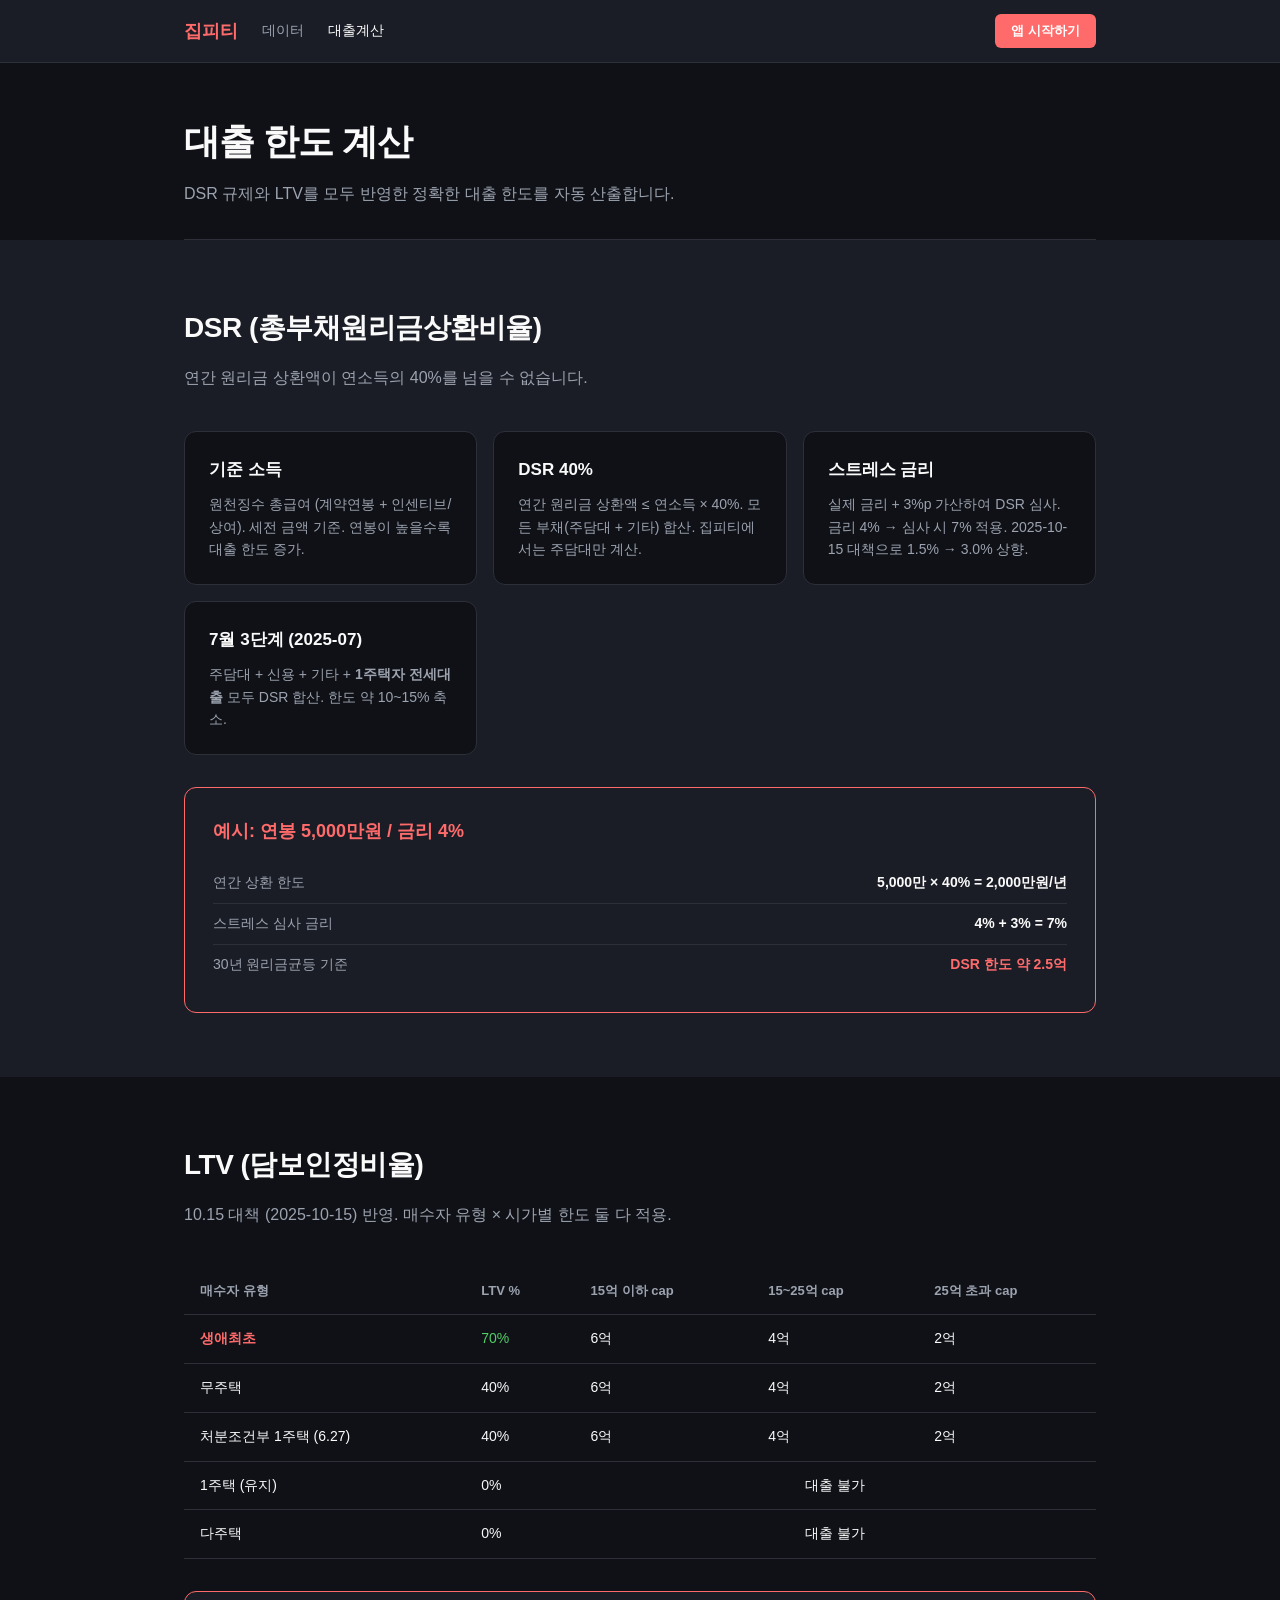
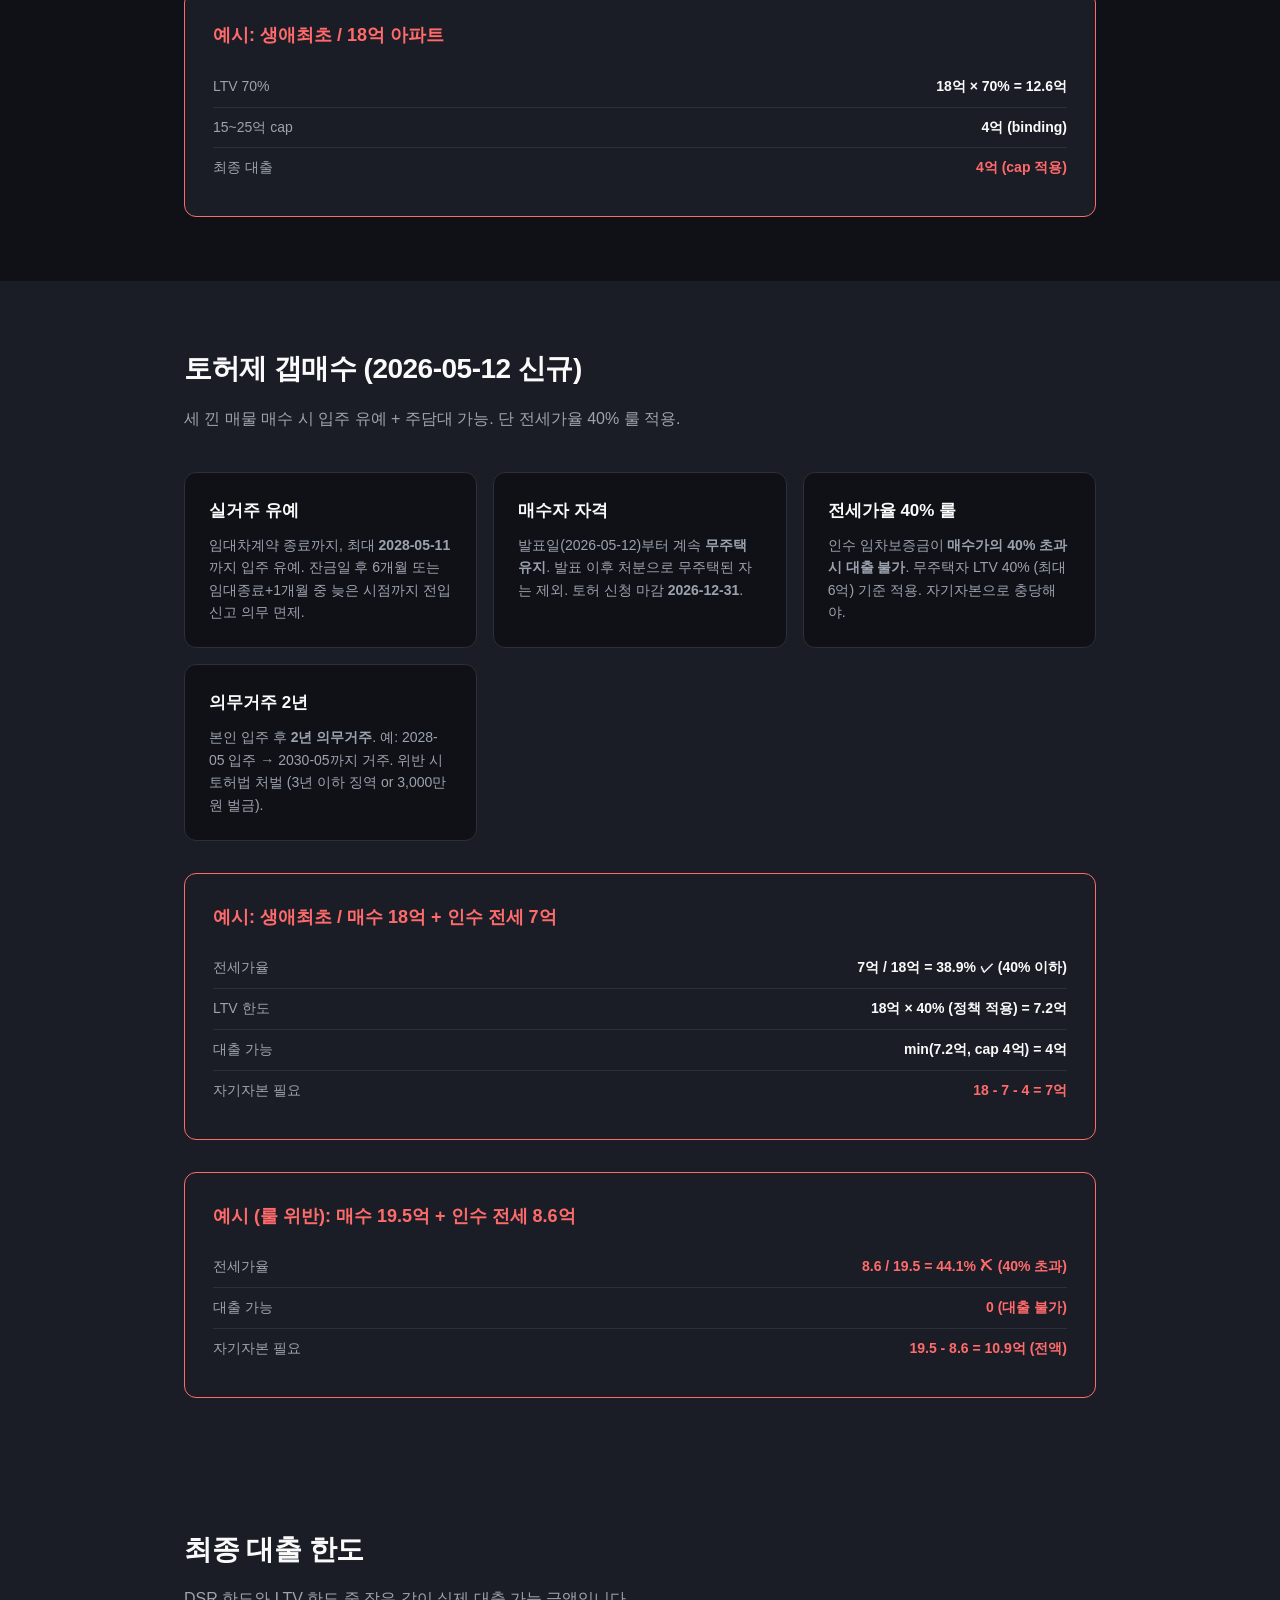
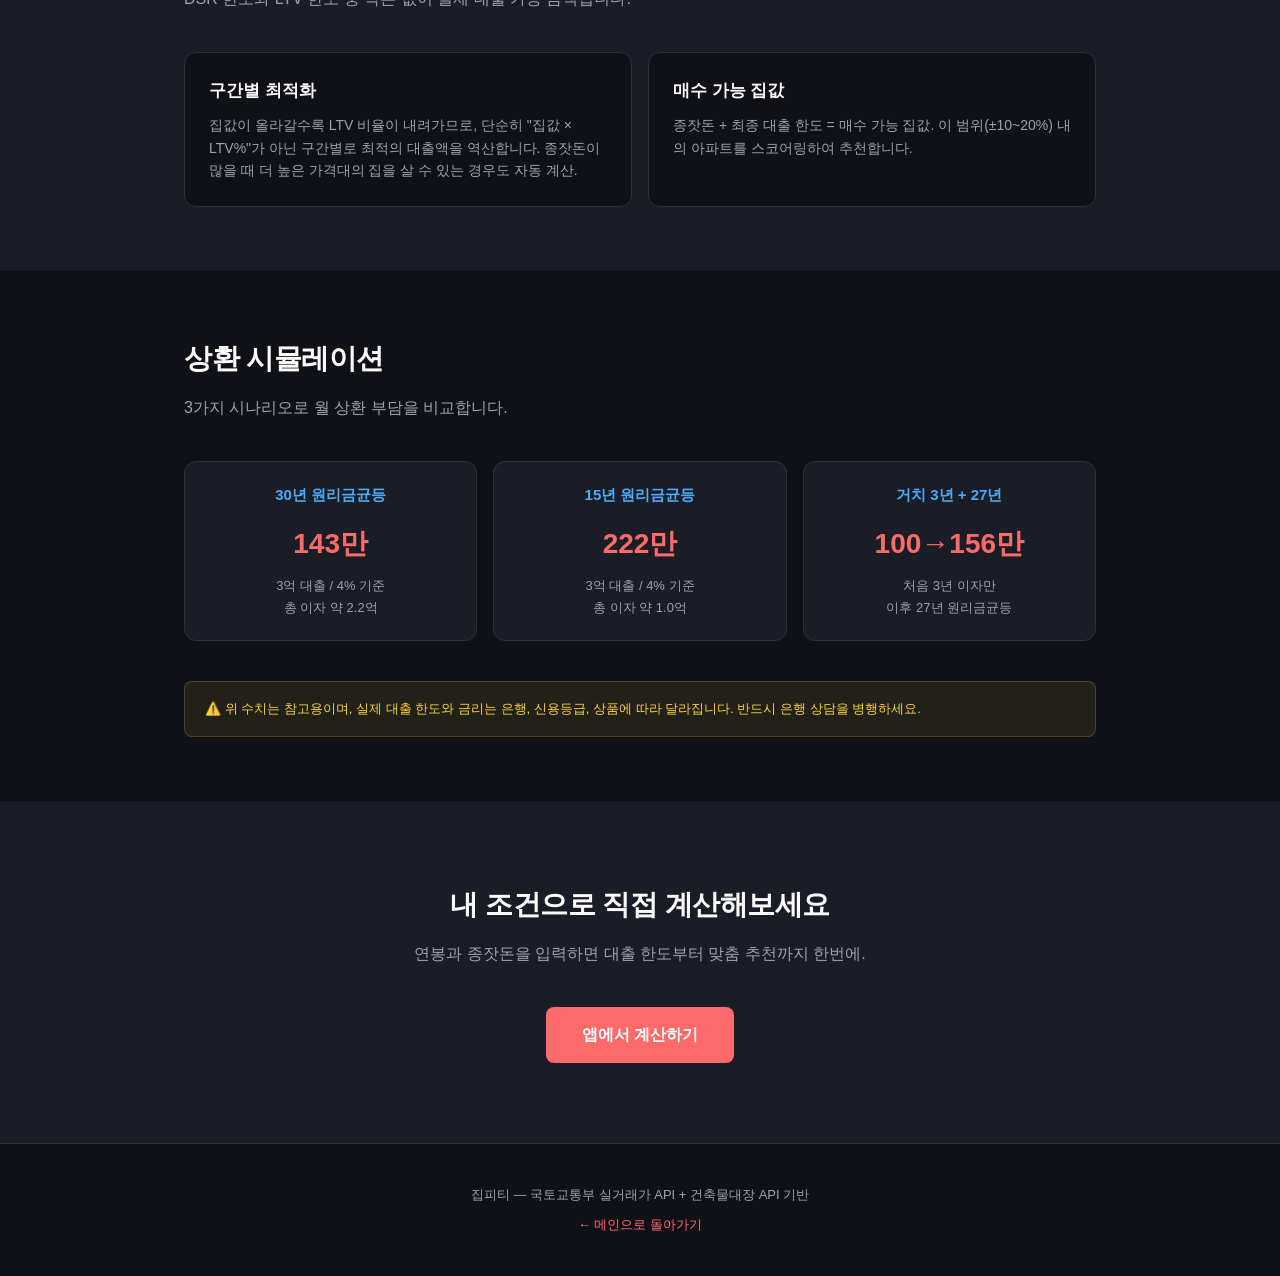
<file: loan.html>
<!DOCTYPE html>
<html lang="ko">
<head>
    <meta charset="UTF-8">
    <meta name="viewport" content="width=device-width, initial-scale=1.0">
    <title>집피티 — 대출 한도 계산</title>
    <style>
        :root {
            --primary: #FF6B6B;
            --primary-dark: #E85555;
            --bg: #0F1117;
            --bg-card: #1A1D26;
            --text: #FAFAFA;
            --text-muted: #9CA3AF;
            --accent-blue: #4DABF7;
            --accent-green: #51CF66;
            --accent-yellow: #FFD43B;
            --border: #2D3039;
        }
        * { margin: 0; padding: 0; box-sizing: border-box; }
        body {
            font-family: -apple-system, 'Pretendard', 'Noto Sans KR', sans-serif;
            background: var(--bg);
            color: var(--text);
            line-height: 1.7;
        }
        .container { max-width: 960px; margin: 0 auto; padding: 0 24px; }

        /* Nav */
        nav {
            background: var(--bg-card);
            border-bottom: 1px solid var(--border);
            padding: 14px 0;
            position: sticky;
            top: 0;
            z-index: 100;
        }
        nav .container {
            display: flex;
            align-items: center;
            gap: 24px;
        }
        nav .logo {
            font-size: 18px;
            font-weight: 800;
            color: var(--primary);
            text-decoration: none;
        }
        nav a {
            color: var(--text-muted);
            text-decoration: none;
            font-size: 14px;
            font-weight: 500;
            transition: color 0.2s;
        }
        nav a:hover, nav a.active { color: var(--text); }
        nav .spacer { flex: 1; }
        nav .cta-sm {
            background: var(--primary);
            color: #fff;
            padding: 6px 16px;
            border-radius: 6px;
            font-weight: 600;
            font-size: 13px;
        }
        nav .cta-sm:hover { background: var(--primary-dark); color: #fff; }

        /* Section */
        section { padding: 64px 0; }
        section h2 {
            font-size: 28px;
            font-weight: 800;
            margin-bottom: 12px;
            letter-spacing: -0.5px;
        }
        section .subtitle {
            color: var(--text-muted);
            font-size: 16px;
            margin-bottom: 40px;
        }

        /* Page header */
        .page-header {
            padding: 48px 0 32px;
            border-bottom: 1px solid var(--border);
        }
        .page-header h1 {
            font-size: 36px;
            font-weight: 800;
            letter-spacing: -1px;
        }
        .page-header p {
            color: var(--text-muted);
            font-size: 16px;
            margin-top: 8px;
        }

        /* Data cards */
        .data-grid {
            display: grid;
            grid-template-columns: repeat(auto-fit, minmax(280px, 1fr));
            gap: 16px;
        }
        .data-card {
            background: var(--bg-card);
            border: 1px solid var(--border);
            border-radius: 12px;
            padding: 24px;
        }
        .data-card h3 { font-size: 17px; font-weight: 700; margin-bottom: 8px; }
        .data-card p { font-size: 14px; color: var(--text-muted); line-height: 1.6; }

        /* Flow diagram */
        .flow {
            display: flex;
            align-items: stretch;
            gap: 0;
            margin: 32px 0;
        }
        .flow-step {
            flex: 1;
            background: var(--bg-card);
            border: 1px solid var(--border);
            padding: 20px;
            position: relative;
            text-align: center;
        }
        .flow-step:first-child { border-radius: 12px 0 0 12px; }
        .flow-step:last-child { border-radius: 0 12px 12px 0; }
        .flow-step .step-num {
            display: inline-block;
            background: var(--primary);
            color: #fff;
            width: 28px;
            height: 28px;
            border-radius: 50%;
            font-size: 14px;
            font-weight: 700;
            line-height: 28px;
            margin-bottom: 8px;
        }
        .flow-step h4 { font-size: 14px; font-weight: 700; margin-bottom: 4px; }
        .flow-step p { font-size: 12px; color: var(--text-muted); }

        /* Table */
        .calc-table {
            width: 100%;
            border-collapse: collapse;
            margin-top: 16px;
        }
        .calc-table th, .calc-table td {
            padding: 12px 16px;
            text-align: left;
            border-bottom: 1px solid var(--border);
            font-size: 14px;
        }
        .calc-table th {
            color: var(--text-muted);
            font-weight: 600;
            font-size: 13px;
        }
        .calc-table .highlight { color: var(--primary); font-weight: 700; }
        .calc-table .green { color: var(--accent-green); }

        /* Example box */
        .example-box {
            background: var(--bg-card);
            border: 1px solid var(--primary);
            border-radius: 12px;
            padding: 28px;
            margin-top: 32px;
        }
        .example-box h3 {
            color: var(--primary);
            font-size: 18px;
            margin-bottom: 16px;
        }
        .example-row {
            display: flex;
            justify-content: space-between;
            padding: 8px 0;
            border-bottom: 1px solid var(--border);
            font-size: 14px;
        }
        .example-row:last-child { border-bottom: none; }
        .example-row .label { color: var(--text-muted); }
        .example-row .value { font-weight: 600; }
        .example-row .value.primary { color: var(--primary); }

        /* Scenario cards */
        .scenario-grid {
            display: grid;
            grid-template-columns: repeat(3, 1fr);
            gap: 16px;
            margin-top: 24px;
        }
        .scenario-card {
            background: var(--bg-card);
            border: 1px solid var(--border);
            border-radius: 12px;
            padding: 20px;
            text-align: center;
        }
        .scenario-card h4 {
            font-size: 15px;
            font-weight: 700;
            margin-bottom: 12px;
            color: var(--accent-blue);
        }
        .scenario-card .big-num {
            font-size: 28px;
            font-weight: 800;
            color: var(--primary);
        }
        .scenario-card .desc {
            font-size: 13px;
            color: var(--text-muted);
            margin-top: 8px;
        }

        /* Disclaimer */
        .disclaimer {
            background: rgba(255, 215, 59, 0.08);
            border: 1px solid rgba(255, 215, 59, 0.2);
            border-radius: 8px;
            padding: 16px 20px;
            font-size: 13px;
            color: var(--accent-yellow);
            margin-top: 40px;
        }

        /* Footer */
        footer {
            text-align: center;
            padding: 40px 0;
            border-top: 1px solid var(--border);
            color: var(--text-muted);
            font-size: 13px;
        }

        @media (max-width: 768px) {
            .container { padding: 0 16px; }
            .page-header { padding: 32px 0 24px; }
            .page-header h1 { font-size: 28px; }
            section h2 { font-size: 22px; }
            .data-grid { grid-template-columns: 1fr; }
            .flow { flex-direction: column; }
            .flow-step { border-radius: 0 !important; }
            .flow-step:first-child { border-radius: 12px 12px 0 0 !important; }
            .flow-step:last-child { border-radius: 0 0 12px 12px !important; }
            .scenario-grid { grid-template-columns: 1fr; }
            .calc-table th, .calc-table td { padding: 8px 10px; font-size: 13px; }
            nav .container { gap: 16px; flex-wrap: wrap; }
            .example-row { flex-direction: column; gap: 2px; }
            * { word-break: keep-all; }
        }
    </style>
</head>
<body>

<nav>
    <div class="container">
        <a href="index.html" class="logo">집피티</a>
        <a href="data.html">데이터</a>
        <a href="loan.html" class="active">대출계산</a>
        <span class="spacer"></span>
        <a href="https://my-zpt.streamlit.app" class="cta-sm">앱 시작하기</a>
    </div>
</nav>

<div class="container">
    <div class="page-header">
        <h1>대출 한도 계산</h1>
        <p>DSR 규제와 LTV를 모두 반영한 정확한 대출 한도를 자동 산출합니다.</p>
    </div>
</div>

<!-- DSR -->
<section style="background: var(--bg-card);">
    <div class="container">
        <h2>DSR (총부채원리금상환비율)</h2>
        <p class="subtitle">연간 원리금 상환액이 연소득의 40%를 넘을 수 없습니다.</p>
        <div class="data-grid">
            <div class="data-card" style="background: var(--bg);">
                <h3>기준 소득</h3>
                <p>원천징수 총급여 (계약연봉 + 인센티브/상여). 세전 금액 기준. 연봉이 높을수록 대출 한도 증가.</p>
            </div>
            <div class="data-card" style="background: var(--bg);">
                <h3>DSR 40%</h3>
                <p>연간 원리금 상환액 ≤ 연소득 × 40%. 모든 부채(주담대 + 기타) 합산. 집피티에서는 주담대만 계산.</p>
            </div>
            <div class="data-card" style="background: var(--bg);">
                <h3>스트레스 금리</h3>
                <p>실제 금리 + 3%p 가산하여 DSR 심사. 금리 4% → 심사 시 7% 적용. 2025-10-15 대책으로 1.5% → 3.0% 상향.</p>
            </div>
            <div class="data-card" style="background: var(--bg);">
                <h3>7월 3단계 (2025-07)</h3>
                <p>주담대 + 신용 + 기타 + <strong>1주택자 전세대출</strong> 모두 DSR 합산. 한도 약 10~15% 축소.</p>
            </div>
        </div>

        <div class="example-box">
            <h3>예시: 연봉 5,000만원 / 금리 4%</h3>
            <div class="example-row">
                <span class="label">연간 상환 한도</span>
                <span class="value">5,000만 × 40% = 2,000만원/년</span>
            </div>
            <div class="example-row">
                <span class="label">스트레스 심사 금리</span>
                <span class="value">4% + 3% = 7%</span>
            </div>
            <div class="example-row">
                <span class="label">30년 원리금균등 기준</span>
                <span class="value primary">DSR 한도 약 2.5억</span>
            </div>
        </div>
    </div>
</section>

<!-- LTV (10.15 + 6.27 대책 반영) -->
<section>
    <div class="container">
        <h2>LTV (담보인정비율)</h2>
        <p class="subtitle">10.15 대책 (2025-10-15) 반영. 매수자 유형 × 시가별 한도 둘 다 적용.</p>
        <table class="calc-table">
            <thead>
                <tr>
                    <th>매수자 유형</th>
                    <th>LTV %</th>
                    <th>15억 이하 cap</th>
                    <th>15~25억 cap</th>
                    <th>25억 초과 cap</th>
                </tr>
            </thead>
            <tbody>
                <tr>
                    <td class="highlight">생애최초</td>
                    <td class="green">70%</td>
                    <td>6억</td>
                    <td>4억</td>
                    <td>2억</td>
                </tr>
                <tr>
                    <td>무주택</td>
                    <td>40%</td>
                    <td>6억</td>
                    <td>4억</td>
                    <td>2억</td>
                </tr>
                <tr>
                    <td>처분조건부 1주택 (6.27)</td>
                    <td>40%</td>
                    <td>6억</td>
                    <td>4억</td>
                    <td>2억</td>
                </tr>
                <tr>
                    <td>1주택 (유지)</td>
                    <td>0%</td>
                    <td colspan="3" style="text-align:center">대출 불가</td>
                </tr>
                <tr>
                    <td>다주택</td>
                    <td>0%</td>
                    <td colspan="3" style="text-align:center">대출 불가</td>
                </tr>
            </tbody>
        </table>

        <div class="example-box">
            <h3>예시: 생애최초 / 18억 아파트</h3>
            <div class="example-row">
                <span class="label">LTV 70%</span>
                <span class="value">18억 × 70% = 12.6억</span>
            </div>
            <div class="example-row">
                <span class="label">15~25억 cap</span>
                <span class="value">4억 (binding)</span>
            </div>
            <div class="example-row">
                <span class="label">최종 대출</span>
                <span class="value primary">4억 (cap 적용)</span>
            </div>
        </div>
    </div>
</section>

<!-- 2026-05-12 토허 실거주 유예 (갭매수) -->
<section style="background: var(--bg-card);">
    <div class="container">
        <h2>토허제 갭매수 (2026-05-12 신규)</h2>
        <p class="subtitle">세 낀 매물 매수 시 입주 유예 + 주담대 가능. 단 전세가율 40% 룰 적용.</p>

        <div class="data-grid">
            <div class="data-card" style="background: var(--bg);">
                <h3>실거주 유예</h3>
                <p>임대차계약 종료까지, 최대 <strong>2028-05-11</strong>까지 입주 유예. 잔금일 후 6개월 또는 임대종료+1개월 중 늦은 시점까지 전입신고 의무 면제.</p>
            </div>
            <div class="data-card" style="background: var(--bg);">
                <h3>매수자 자격</h3>
                <p>발표일(2026-05-12)부터 계속 <strong>무주택 유지</strong>. 발표 이후 처분으로 무주택된 자는 제외. 토허 신청 마감 <strong>2026-12-31</strong>.</p>
            </div>
            <div class="data-card" style="background: var(--bg);">
                <h3>전세가율 40% 룰</h3>
                <p>인수 임차보증금이 <strong>매수가의 40% 초과 시 대출 불가</strong>. 무주택자 LTV 40% (최대 6억) 기준 적용. 자기자본으로 충당해야.</p>
            </div>
            <div class="data-card" style="background: var(--bg);">
                <h3>의무거주 2년</h3>
                <p>본인 입주 후 <strong>2년 의무거주</strong>. 예: 2028-05 입주 → 2030-05까지 거주. 위반 시 토허법 처벌 (3년 이하 징역 or 3,000만원 벌금).</p>
            </div>
        </div>

        <div class="example-box">
            <h3>예시: 생애최초 / 매수 18억 + 인수 전세 7억</h3>
            <div class="example-row">
                <span class="label">전세가율</span>
                <span class="value">7억 / 18억 = 38.9% ✓ (40% 이하)</span>
            </div>
            <div class="example-row">
                <span class="label">LTV 한도</span>
                <span class="value">18억 × 40% (정책 적용) = 7.2억</span>
            </div>
            <div class="example-row">
                <span class="label">대출 가능</span>
                <span class="value">min(7.2억, cap 4억) = 4억</span>
            </div>
            <div class="example-row">
                <span class="label">자기자본 필요</span>
                <span class="value primary">18 - 7 - 4 = 7억</span>
            </div>
        </div>

        <div class="example-box">
            <h3>예시 (룰 위반): 매수 19.5억 + 인수 전세 8.6억</h3>
            <div class="example-row">
                <span class="label">전세가율</span>
                <span class="value" style="color:#FF6B6B">8.6 / 19.5 = 44.1% ✗ (40% 초과)</span>
            </div>
            <div class="example-row">
                <span class="label">대출 가능</span>
                <span class="value" style="color:#FF6B6B">0 (대출 불가)</span>
            </div>
            <div class="example-row">
                <span class="label">자기자본 필요</span>
                <span class="value primary">19.5 - 8.6 = 10.9억 (전액)</span>
            </div>
        </div>
    </div>
</section>

<!-- 최종 한도 -->
<section style="background: var(--bg-card);">
    <div class="container">
        <h2>최종 대출 한도</h2>
        <p class="subtitle">DSR 한도와 LTV 한도 중 작은 값이 실제 대출 가능 금액입니다.</p>
        <div class="data-grid">
            <div class="data-card" style="background: var(--bg);">
                <h3>구간별 최적화</h3>
                <p>집값이 올라갈수록 LTV 비율이 내려가므로, 단순히 "집값 × LTV%"가 아닌 구간별로 최적의 대출액을 역산합니다. 종잣돈이 많을 때 더 높은 가격대의 집을 살 수 있는 경우도 자동 계산.</p>
            </div>
            <div class="data-card" style="background: var(--bg);">
                <h3>매수 가능 집값</h3>
                <p>종잣돈 + 최종 대출 한도 = 매수 가능 집값. 이 범위(±10~20%) 내의 아파트를 스코어링하여 추천합니다.</p>
            </div>
        </div>
    </div>
</section>

<!-- 상환 시뮬레이션 -->
<section>
    <div class="container">
        <h2>상환 시뮬레이션</h2>
        <p class="subtitle">3가지 시나리오로 월 상환 부담을 비교합니다.</p>
        <div class="scenario-grid">
            <div class="scenario-card">
                <h4>30년 원리금균등</h4>
                <div class="big-num">143만</div>
                <div class="desc">3억 대출 / 4% 기준<br>총 이자 약 2.2억</div>
            </div>
            <div class="scenario-card">
                <h4>15년 원리금균등</h4>
                <div class="big-num">222만</div>
                <div class="desc">3억 대출 / 4% 기준<br>총 이자 약 1.0억</div>
            </div>
            <div class="scenario-card">
                <h4>거치 3년 + 27년</h4>
                <div class="big-num">100→156만</div>
                <div class="desc">처음 3년 이자만<br>이후 27년 원리금균등</div>
            </div>
        </div>

        <div class="disclaimer">
            ⚠️ 위 수치는 참고용이며, 실제 대출 한도와 금리는 은행, 신용등급, 상품에 따라 달라집니다. 반드시 은행 상담을 병행하세요.
        </div>
    </div>
</section>

<!-- CTA -->
<section style="text-align: center; padding: 80px 0; background: var(--bg-card);">
    <div class="container">
        <h2>내 조건으로 직접 계산해보세요</h2>
        <p class="subtitle">연봉과 종잣돈을 입력하면 대출 한도부터 맞춤 추천까지 한번에.</p>
        <a href="https://my-zpt.streamlit.app" style="display:inline-block;background:var(--primary);color:#fff;padding:14px 36px;border-radius:8px;text-decoration:none;font-weight:700;font-size:16px;">앱에서 계산하기</a>
    </div>
</section>

<footer>
    <div class="container">
        <p>집피티 — 국토교통부 실거래가 API + 건축물대장 API 기반</p>
        <p style="margin-top: 8px;"><a href="index.html" style="color: var(--primary); text-decoration: none;">← 메인으로 돌아가기</a></p>
    </div>
</footer>

</body>
</html>
</file>
